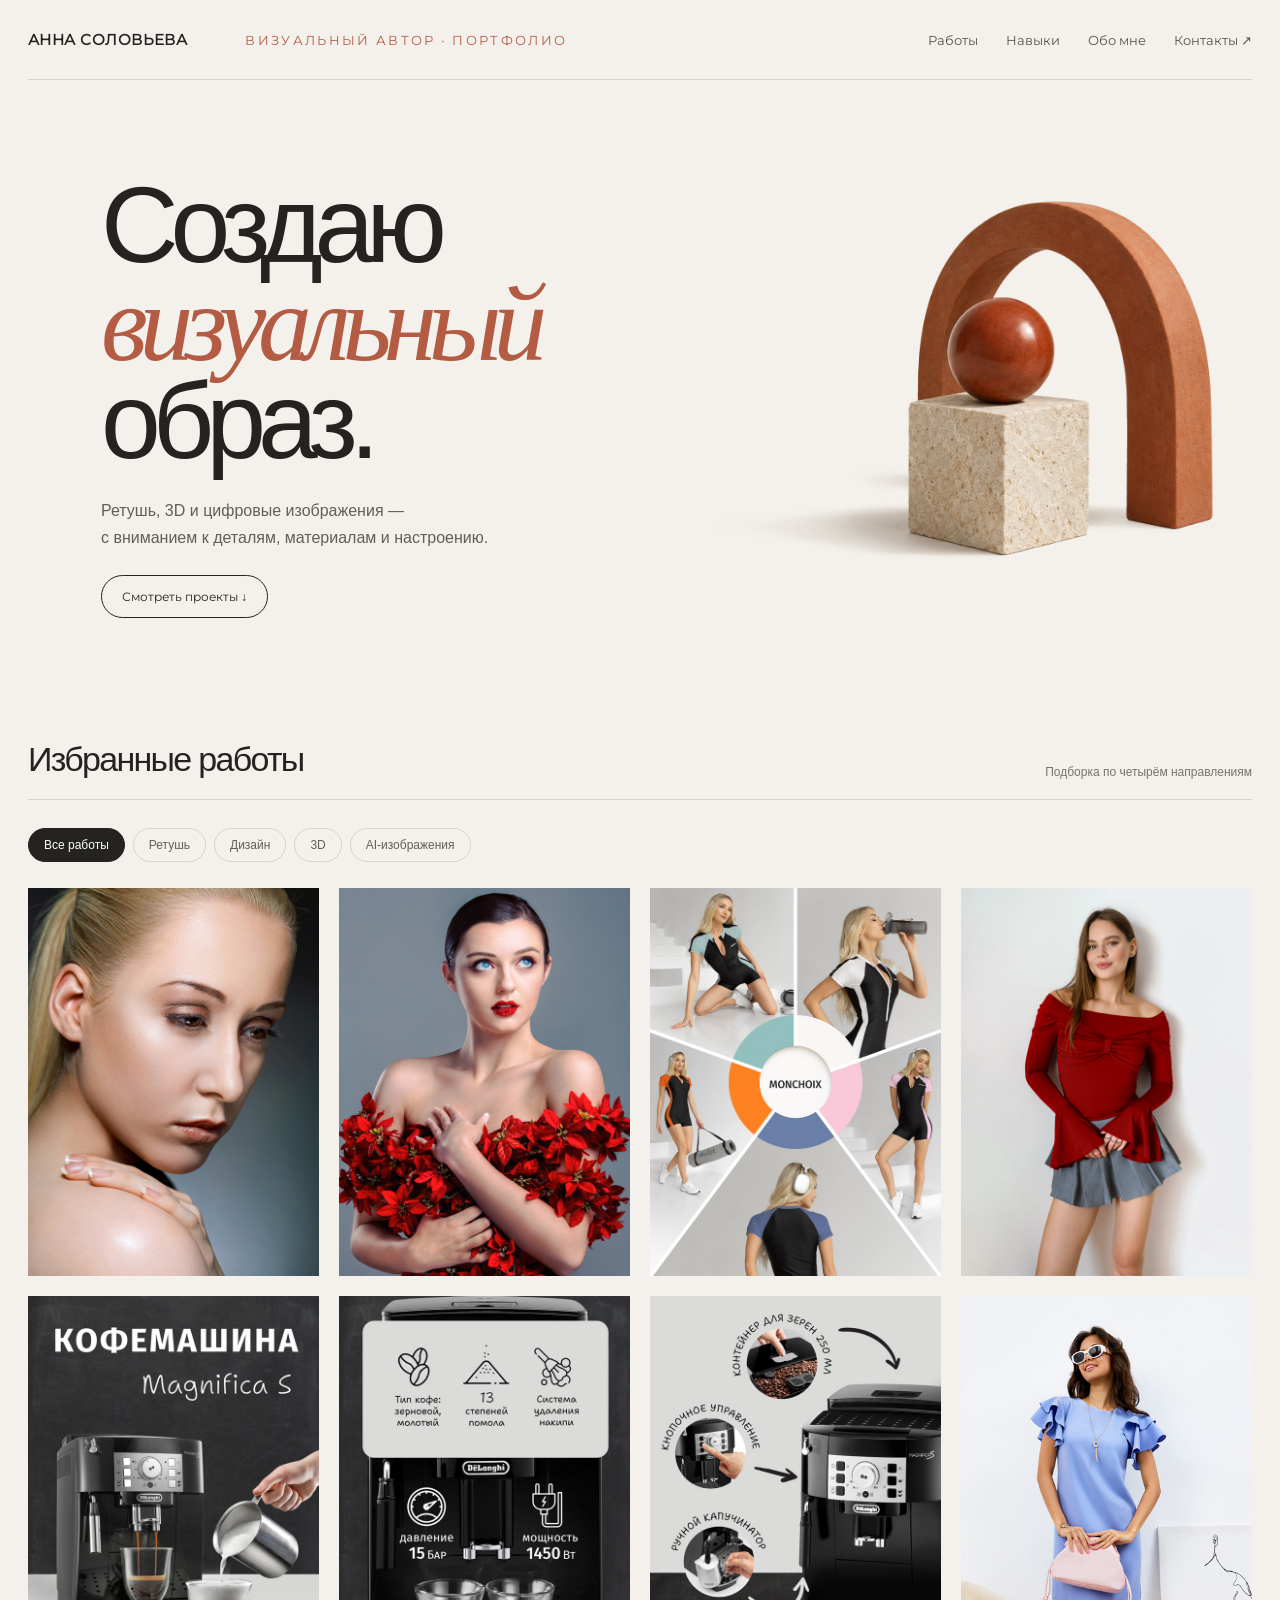
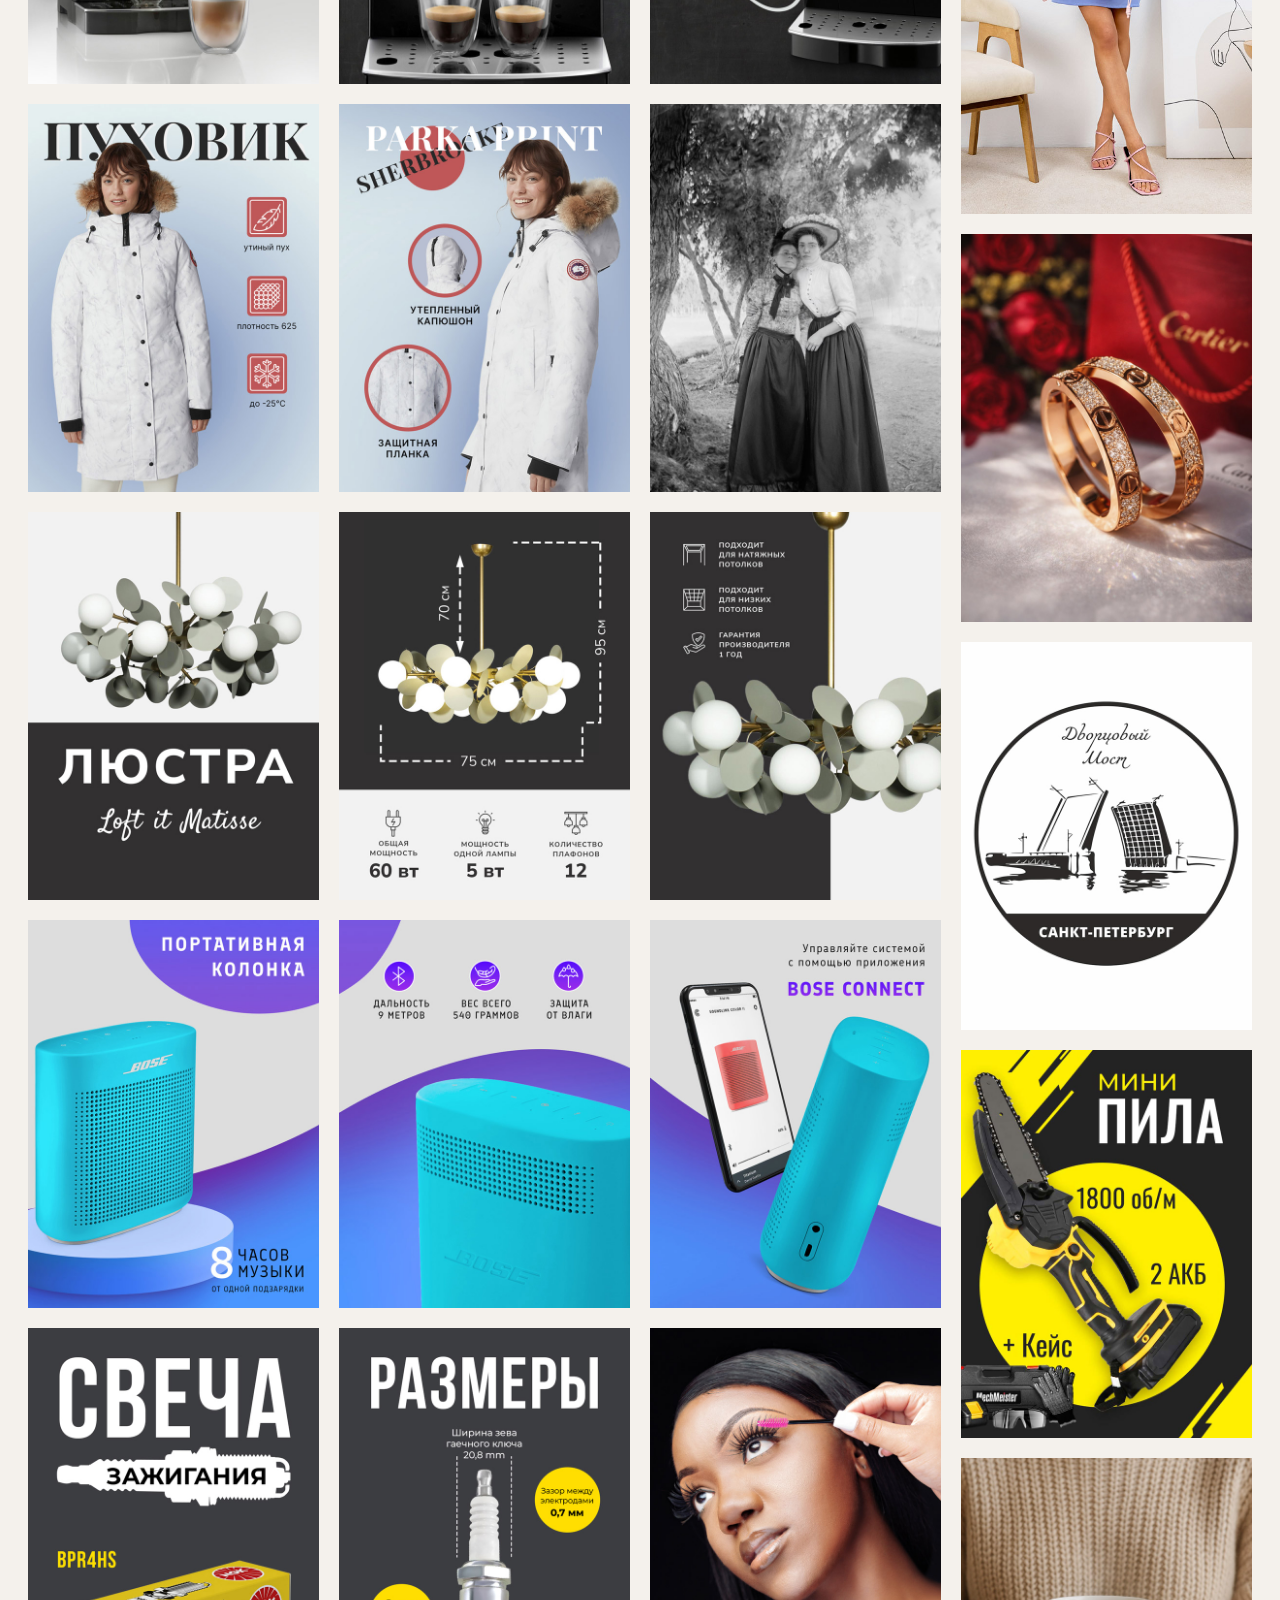
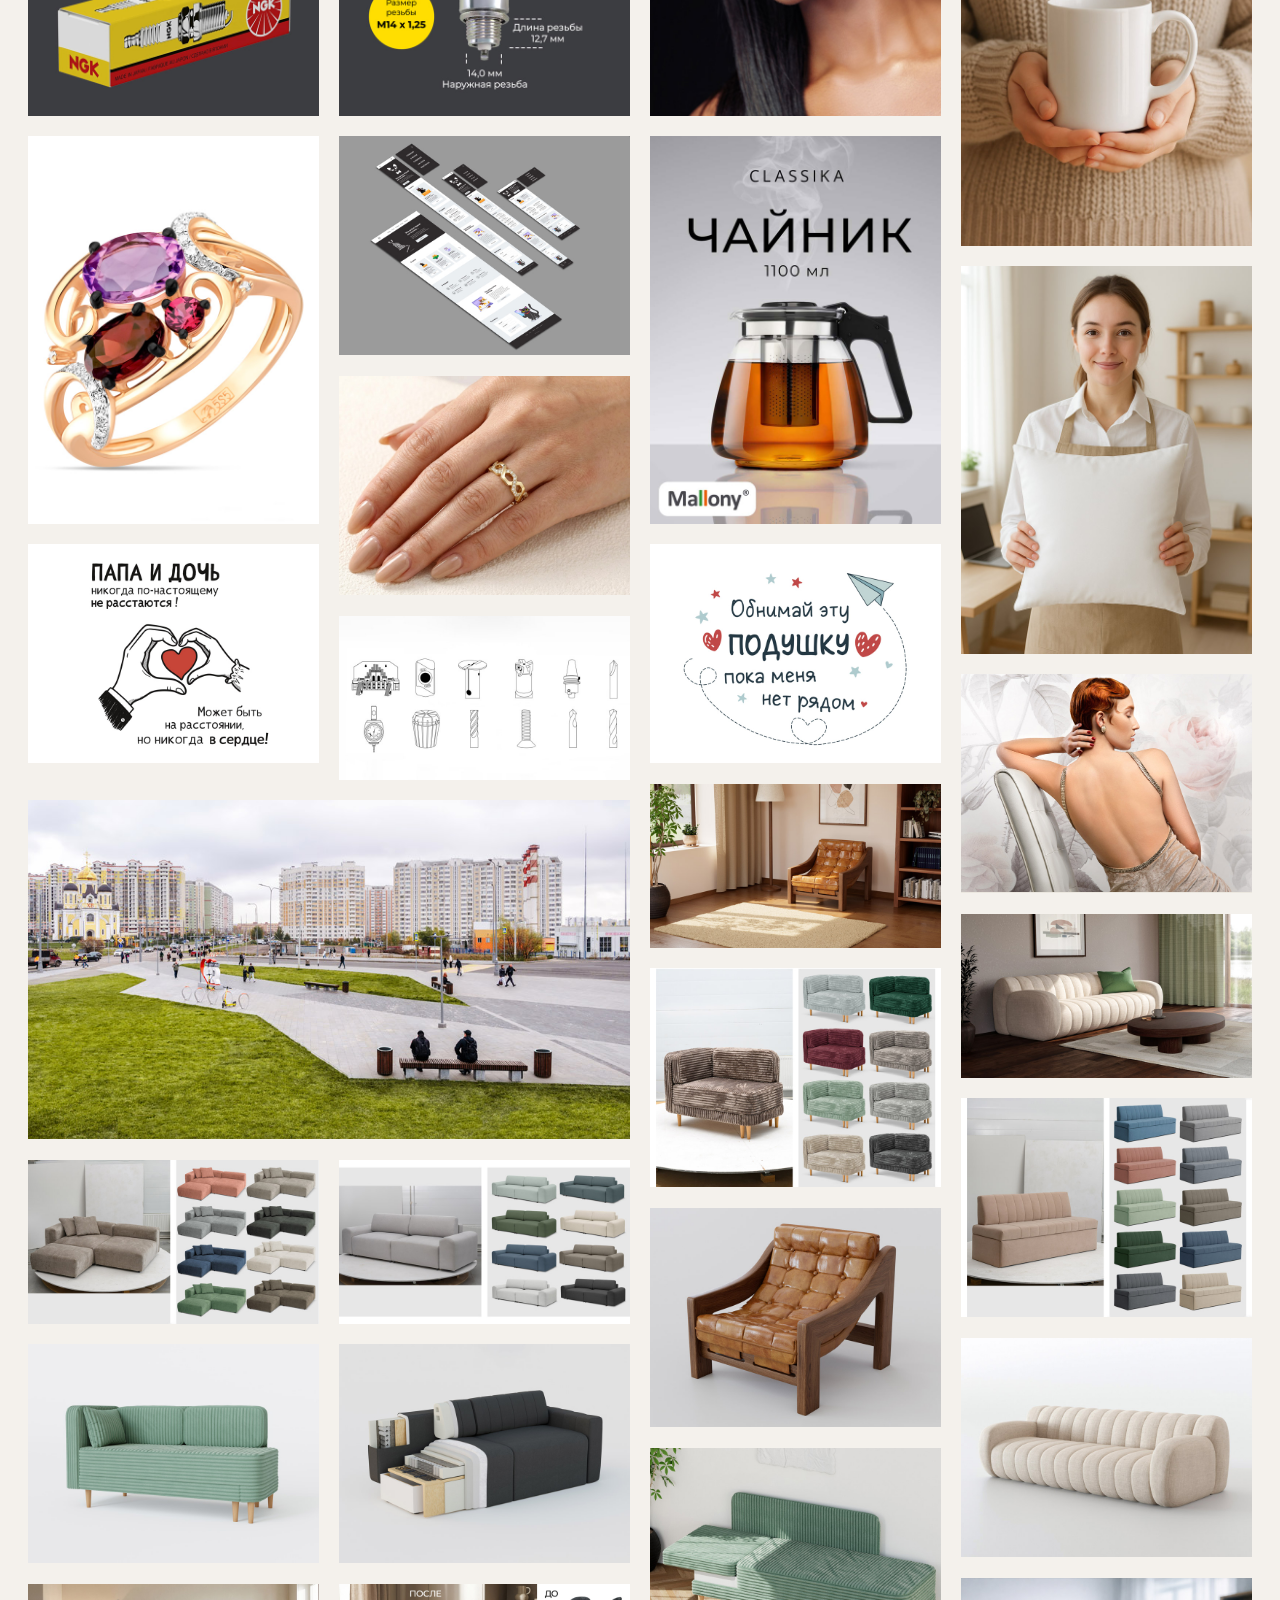
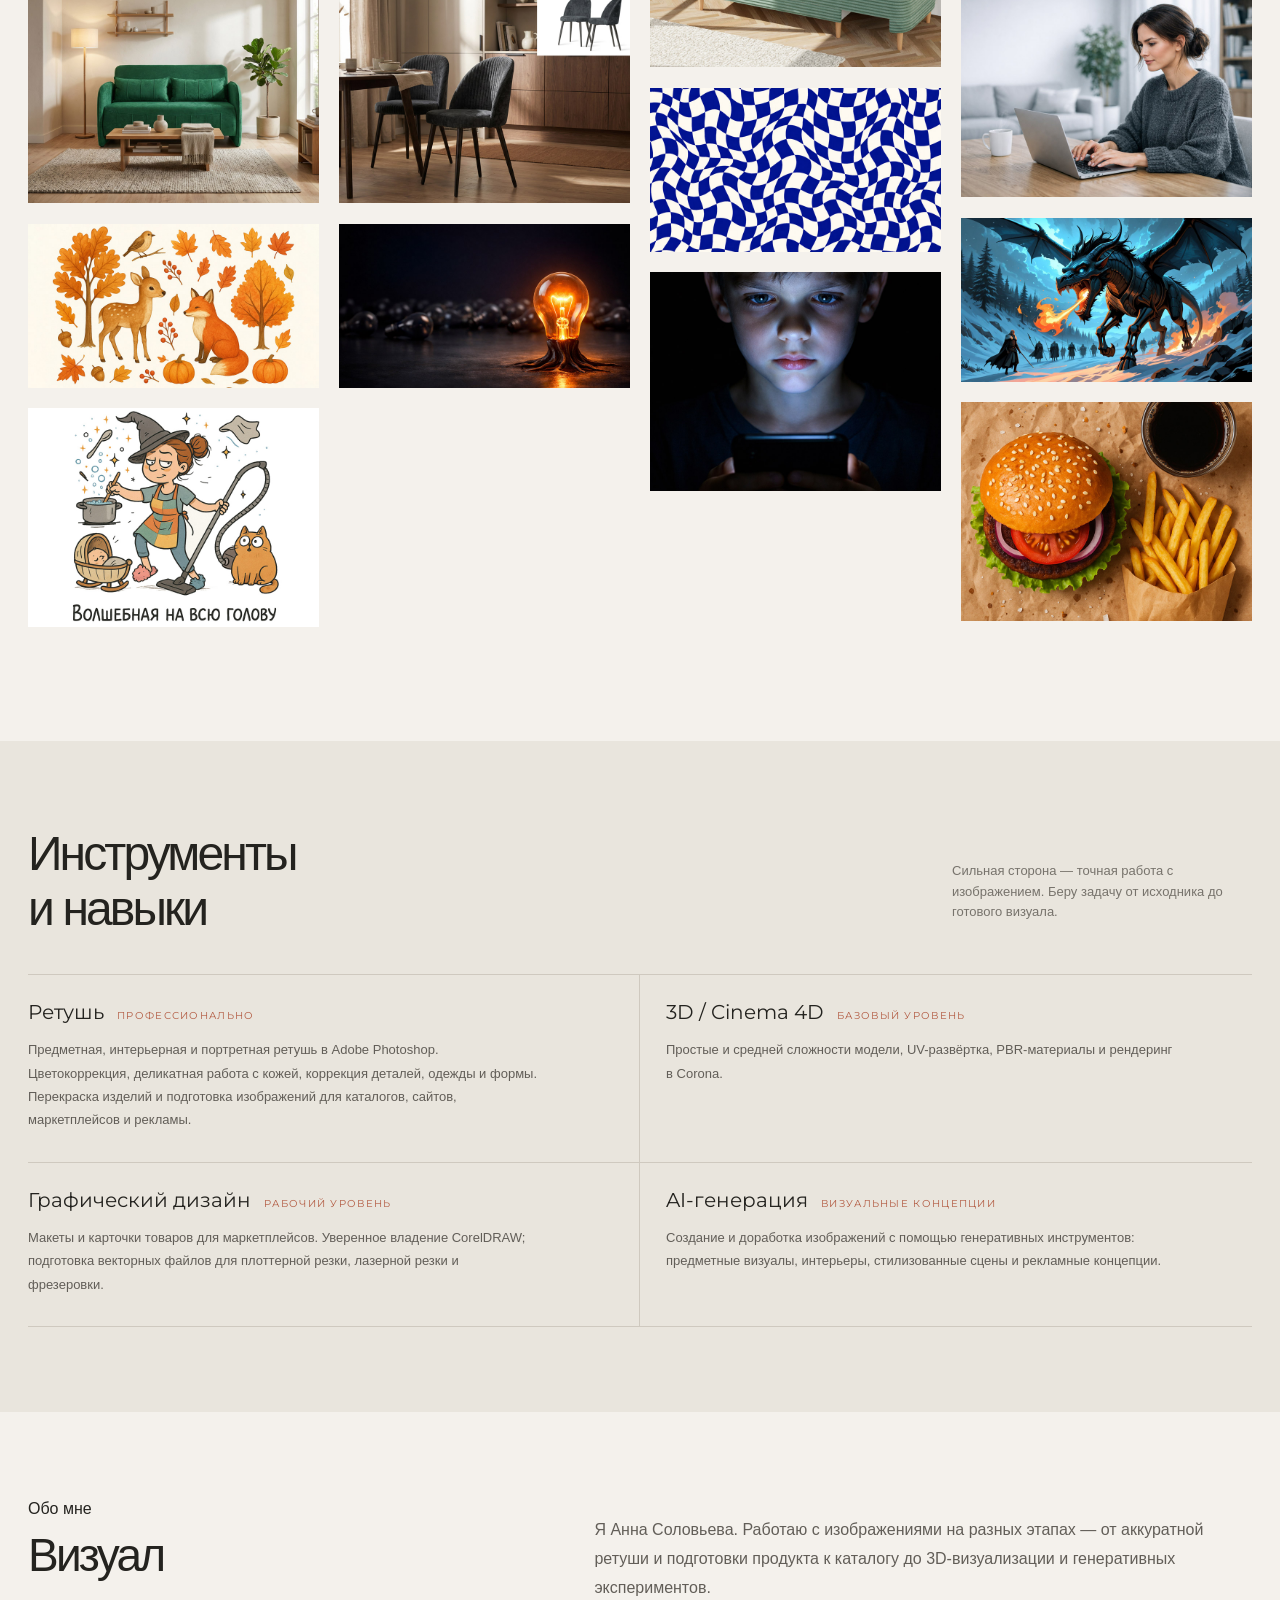
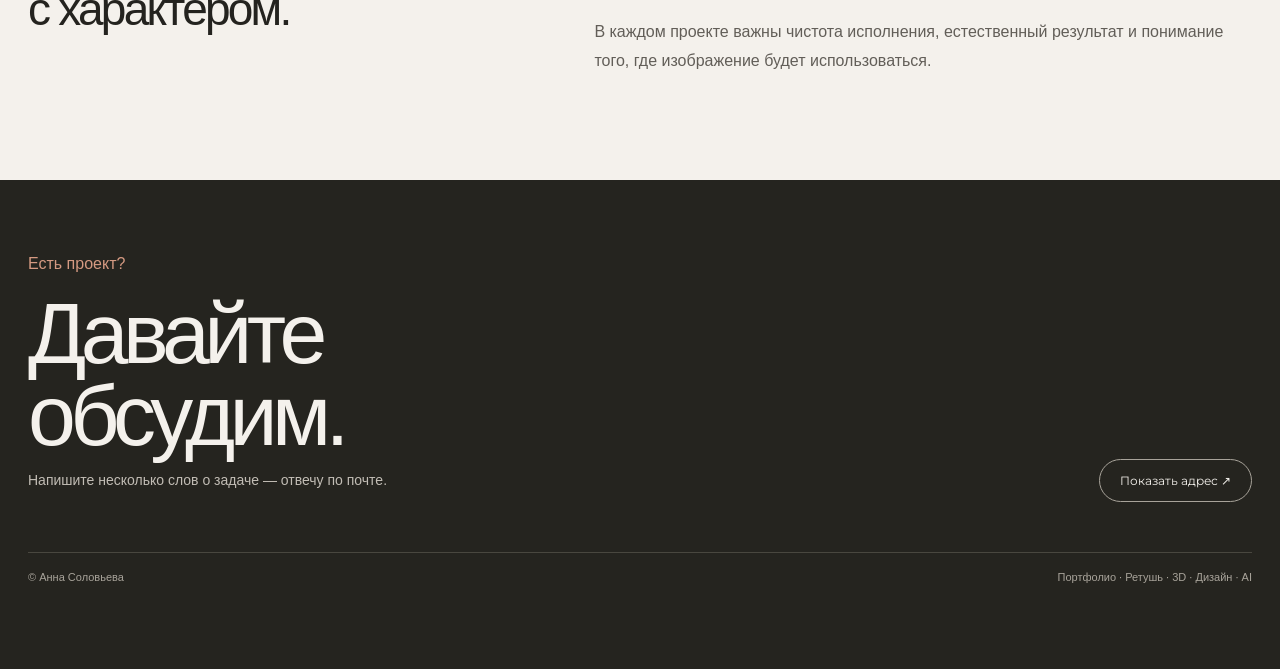
<file: index.html>
<!doctype html>
<html lang="ru">
  <head>
    <meta charset="utf-8" />
    <meta name="viewport" content="width=device-width, initial-scale=1" />
    <meta
      name="description"
      content="Портфолио Анны Соловьевой: ретушь, визуальный дизайн, 3D и AI-генерация изображений."
    />
    <meta name="theme-color" content="#f4f1ec" />
    <title>Анна Соловьева — визуальный автор</title>
    <link rel="stylesheet" href="style.css" />
    <link rel="stylesheet" href="font.css" />
    <link rel="icon" type="image/png" href="assets/img/favicon.png" />
  </head>
  <body>
    <header class="wrap top">
      <div class="brand-line">
        <a class="brand" href="#top">АННА СОЛОВЬЕВА</a>
        <span class="header-kicker">ВИЗУАЛЬНЫЙ АВТОР · ПОРТФОЛИО</span>
      </div>
      <button
        class="menu-toggle"
        type="button"
        aria-label="Открыть меню"
        aria-expanded="false"
        aria-controls="site-nav"
      >
        <span></span><span></span><span></span>
      </button>
      <nav class="nav" id="site-nav" aria-label="Основная навигация">
        <div class="mobile-nav-head">
          <span class="mobile-nav-label">НАВИГАЦИЯ</span>
          <button class="nav-close" type="button" aria-label="Закрыть меню">
            ×
          </button>
        </div>
        <a href="#works">Работы</a><a href="#skills">Навыки</a
        ><a href="#about">Обо мне</a><a href="#contact">Контакты ↗</a>
        <div class="mobile-nav-foot">АННА СОЛОВЬЕВА · ПОРТФОЛИО</div>
      </nav>
    </header>
    <main id="top">
      <section class="wrap hero wall">
        <div class="hero-copy">
          <h1>Создаю<br /><span>визуальный</span><br />образ.</h1>
          <p class="intro">
            Ретушь, 3D и цифровые изображения — <br />с вниманием к деталям,
            материалам и настроению.
          </p>
          <a class="pill" href="#works">Смотреть проекты ↓</a>
        </div>
      </section>
      <section class="wrap section" id="works">
        <div class="section-head">
          <h2>Избранные работы</h2>
          <p>Подборка по четырём направлениям</p>
        </div>
        <div class="filters">
          <button class="filter active" data-filter="all">Все работы</button
          ><button class="filter" data-filter="retouch">Ретушь</button
          ><button class="filter" data-filter="design">Дизайн</button
          ><button class="filter" data-filter="3d">3D</button
          ><button class="filter" data-filter="ai">AI-изображения</button>
        </div>
        <div class="grid" id="gallery"></div>
      </section>
      <section class="skills" id="skills">
        <div class="wrap">
          <div class="skills-title">
            <h2>Инструменты<br />и навыки</h2>
            <p>
              Сильная сторона — точная работа с изображением. Беру задачу от
              исходника до готового визуала.
            </p>
          </div>
          <div class="skill-grid">
            <article class="skill">
              <h3>Ретушь <span class="level">Профессионально</span></h3>
              <p>
                Предметная, интерьерная и портретная ретушь в Adobe Photoshop.
                Цветокоррекция, деликатная работа с кожей, коррекция деталей,
                одежды и формы. Перекраска изделий и подготовка изображений для
                каталогов, сайтов, маркетплейсов и рекламы.
              </p>
            </article>
            <article class="skill">
              <h3>3D / Cinema 4D <span class="level">Базовый уровень</span></h3>
              <p>
                Простые и средней сложности модели, UV-развёртка, PBR-материалы
                и рендеринг в Corona.
              </p>
            </article>
            <article class="skill">
              <h3>
                Графический дизайн <span class="level">Рабочий уровень</span>
              </h3>
              <p>
                Макеты и карточки товаров для маркетплейсов. Уверенное владение
                CorelDRAW; подготовка векторных файлов для плоттерной резки,
                лазерной резки и фрезеровки.
              </p>
            </article>
            <article class="skill">
              <h3>
                AI-генерация <span class="level">Визуальные концепции</span>
              </h3>
              <p>
                Создание и доработка изображений с помощью генеративных
                инструментов: предметные визуалы, интерьеры, стилизованные сцены
                и рекламные концепции.
              </p>
            </article>
          </div>
        </div>
      </section>
      <section class="wrap about" id="about">
        <div>
          <div class="eyebrow">Обо мне</div>
          <h2>Визуал<br />с характером.</h2>
        </div>
        <div class="about-copy">
          <p>
            Я Анна Соловьева. Работаю с изображениями на разных этапах — от
            аккуратной ретуши и подготовки продукта к каталогу до
            3D-визуализации и генеративных экспериментов.
          </p>
          <p>
            В каждом проекте важны чистота исполнения, естественный результат и
            понимание того, где изображение будет использоваться.
          </p>
        </div>
      </section>
      <section class="contact" id="contact">
        <div class="wrap contact-inner">
          <div>
            <div class="eyebrow">Есть проект?</div>
            <h2>Давайте<br />обсудим.</h2>
            <p>Напишите несколько слов о задаче — отвечу по почте.</p>
          </div>
          <a class="pill email-text" id="emailLink" href="#">Показать адрес ↗</a>
        </div>
        <div class="wrap footer">
          <span>© Анна Соловьева</span
          ><span>Портфолио · Ретушь · 3D · Дизайн · AI</span>
        </div>
      </section>
    </main>
    <button
      class="to-top"
      type="button"
      aria-label="Вернуться наверх"
      title="Наверх"
    >
      ↑
    </button>
    <div class="modal" id="modal" aria-modal="true" role="dialog">
      <button class="close" aria-label="Закрыть">×</button
      ><button class="prev" aria-label="Предыдущее">‹</button
      ><img alt="" /><button class="next" aria-label="Следующее">›</button>
    </div>
    <script src="script.js" defer></script>
  </body>
</html>
</file>
<file: style.css>
:root {
  --bg: #f4f1ec;
  --ink: #24231f;
  --muted: #77736c;
  --line: #d8d3ca;
  --accent: #b35c43;
  --card: #ebe7df;
  --gallery-gap: 20px;
  --gallery-row-unit: 1px;
  --gallery-row-gap: 1px;
  --gallery-target-gap: 20px;
}

* {
  box-sizing: border-box;
}

html {
  scroll-behavior: smooth;
}

body {
  margin: 0;
  background: var(--bg);
  color: var(--ink);
  font-family: Arial, Helvetica, sans-serif;
}

a {
  color: inherit;
  text-decoration: none;
}

.wrap {
  width: min(1240px, calc(100% - 56px));
  margin: auto;
}

.top {
  height: 80px;
  display: flex;
  align-items: center;
  justify-content: space-between;
  border-bottom: 1px solid var(--line);
}

.brand {
  font-family: Montserrat-Regular, Arial, sans-serif;
  font-size: 15px;
  font-weight: 700;
  letter-spacing: 0.03em;
}

.wall {
  background: url(assets/img/wall4.png) no-repeat;
  background-size: 54% auto;
  background-position: right;
  padding: 0;
}

.nav {
  font-family: Montserrat-Regular, Arial, sans-serif;
  display: flex;
  gap: 28px;
  font-size: 13px;
  color: #57534d;
}

.nav a:hover,
.footer a:hover {
  color: var(--accent);
}

.menu-toggle {
  display: none;
}

.mobile-nav-head,
.mobile-nav-foot {
  display: none;
}

.brand-line {
  display: flex;
  align-items: center;
  gap: 58px;
}

.header-kicker {
  font-family: Montserrat-Regular, Arial, sans-serif;
  color: var(--accent);
  font-size: 13px;
  letter-spacing: 0.18em;
}

.hero {
  padding: 75px 0 70px;
  display: grid;
  grid-template-columns: 1.25fr 0.75fr;
  gap: 8vw;
  align-items: end;
}

.hero-copy {
  position: relative;
  z-index: 1;
  width: 65%;
  max-width: 620px;
  margin-left: clamp(0px, 5.7vw, 88px);
}

.hero h1 {
  font-size: clamp(54px, 8.4vw, 112px);
  line-height: 0.91;
  letter-spacing: -0.075em;
  font-weight: 500;
  margin: 22px 0 28px;
}

.hero h1 span {
  color: var(--accent);
  font-family: Georgia, serif;
  font-style: italic;
  font-weight: 400;
}

.intro {
  font-size: 16px;
  line-height: 1.65;
  color: #625e58;
  max-width: 500px;
  margin-bottom: 24px;
}

.hero-aside {
  padding-bottom: 5px;
}

.hero-aside p {
  font-size: 13px;
  line-height: 1.7;
  color: var(--muted);
  max-width: 300px;
  margin: 0 0 22px;
}

.pill {
  font-family: Montserrat-Regular, Arial, sans-serif;
  display: inline-flex;
  border: 1px solid var(--ink);
  border-radius: 50px;
  padding: 13px 20px;
  font-size: 12px;
  transition: 0.2s;
}

.pill:hover {
  background: var(--ink);
  color: var(--bg);
}

.section {
  padding: 52px 0 94px;
}

.section-head {
  display: flex;
  justify-content: space-between;
  align-items: end;
  border-bottom: 1px solid var(--line);
  padding-bottom: 20px;
  margin-bottom: 28px;
}

.section-head h2 {
  margin: 0;
  font-size: 34px;
  letter-spacing: -0.05em;
  font-weight: 500;
}

.section-head p {
  margin: 0;
  font-size: 12px;
  color: var(--muted);
}

.filters {
  display: flex;
  gap: 8px;
  flex-wrap: wrap;
  margin-bottom: 26px;
}

.filter {
  font-family: Montserrat-Regular, Arial, sans-serif;
  background: none;
  border: 1px solid var(--line);
  border-radius: 30px;
  padding: 9px 15px;
  color: #625e58;
  font: inherit;
  font-size: 12px;
  cursor: pointer;
}

.filter.active,
.filter:hover {
  background: var(--ink);
  border-color: var(--ink);
  color: white;
}

/* Плотная мозаика */
.grid {
  display: grid;
  grid-template-columns: repeat(12, minmax(0, 1fr));
  grid-auto-rows: var(--gallery-row-unit);
  grid-auto-flow: row dense;
  column-gap: var(--gallery-gap);
  row-gap: var(--gallery-row-gap);
  align-items: start;
}

.item,
.gallery-group {
  min-width: 0;
  min-height: 0;
}

.item {
  display: block;
  grid-column: span 3;
  grid-row-end: span 1;
  margin: 0;
  cursor: pointer;
}

.item.grid-single {
  grid-column: span 3;
}

.item.featured-work {
  grid-column: span 6;
}

.gallery-group {
  display: grid;
  grid-column: span var(--group-span, 6);
  grid-template-columns: repeat(var(--group-columns, 2), minmax(0, 1fr));
  grid-row-end: span 1;
  gap: var(--gallery-gap);
}

.gallery-group > .item {
  grid-column: auto;
  grid-row-end: auto;
}

.photo {
  width: 100%;
  overflow: hidden;
  position: relative;
  background: var(--card);
  aspect-ratio: var(--image-ratio, 4 / 3);
}

.photo img {
  display: block;
  width: 100%;
  height: 100%;
  object-fit: contain;
  transition: transform 0.55s cubic-bezier(0.2, 0.7, 0.2, 1);
}

.item:hover .photo img {
  transform: scale(1.035);
}

.skills {
  background: #e9e5dd;
  padding: 85px 0;
}

.skills-title {
  display: flex;
  justify-content: space-between;
  align-items: end;
  margin-bottom: 38px;
}

.skills-title h2 {
  font-size: 48px;
  letter-spacing: -0.06em;
  font-weight: 500;
  margin: 0;
}

.skills-title p {
  max-width: 300px;
  font-size: 13px;
  line-height: 1.6;
  color: var(--muted);
}

.skill-grid {
  display: grid;
  grid-template-columns: repeat(2, 1fr);
  border-top: 1px solid #cfc9bf;
}

.skill {
  padding: 25px 26px 30px 0;
  border-bottom: 1px solid #cfc9bf;
}

.skill:nth-child(odd) {
  border-right: 1px solid #cfc9bf;
}

.skill:nth-child(even) {
  padding-left: 26px;
}

.skill h3 {
  font-family: Montserrat-Regular, Arial, sans-serif;
  font-size: 20px;
  font-weight: 500;
  margin: 0 0 14px;
}

.level {
  font-family: Montserrat-Regular, Arial, sans-serif;
  font-size: 10px;
  letter-spacing: 0.13em;
  text-transform: uppercase;
  color: var(--accent);
  margin-left: 8px;
}

.skill p {
  font-size: 13px;
  line-height: 1.8;
  color: #625e58;
  margin: 0;
  max-width: 510px;
}

.about {
  padding: 88px 0;
  display: grid;
  grid-template-columns: 0.8fr 1.2fr;
  gap: 10vw;
}

.about h2 {
  font-size: 46px;
  letter-spacing: -0.06em;
  font-weight: 500;
  margin: 10px 0;
}

.about-copy {
  font-size: 16px;
  line-height: 1.8;
  color: #625e58;
  max-width: 660px;
}

.contact {
  background: #25241f;
  color: #f4f1ec;
  padding: 75px 0 68px;
}

.contact-inner {
  display: flex;
  justify-content: space-between;
  align-items: end;
  gap: 30px;
}

.contact h2 {
  font-size: clamp(42px, 7vw, 86px);
  line-height: 0.95;
  letter-spacing: -0.065em;
  font-weight: 500;
  margin: 20px 0 16px;
}

.contact .eyebrow {
  color: #d59a82;
}

.contact p {
  color: #c2bdb5;
  font-size: 14px;
}

.contact .pill {
  border-color: #a8a39a;
}

.contact .pill:hover {
  background: #f4f1ec;
  color: #25241f;
}

.footer {
  padding: 18px 0;
  display: flex;
  justify-content: space-between;
  font-size: 11px;
  color: #a8a39a;
  border-top: 1px solid #49473f;
  margin-top: 50px;
}

/* Лайтбокс */
.modal {
  position: fixed;
  inset: 0;
  z-index: 10;
  display: none;
  align-items: center;
  justify-content: center;
  overflow: hidden;
  padding: 5vw;
  background: rgba(15, 15, 14, 0.94);
}

.modal.open {
  display: flex;
}

.modal-viewport {
  position: relative;
  display: flex;
  align-items: center;
  justify-content: center;
  width: 90vw;
  height: 85vh;
  overflow: auto;
  overscroll-behavior: contain;
}

.modal-image {
  display: block;
  flex: none;
  width: auto;
  height: auto;
  max-width: 90vw;
  max-height: 85vh;
  object-fit: contain;
  opacity: 1;
  transition: opacity 0.15s ease;
}

.modal-image.is-loading {
  opacity: 0;
}

.modal.is-zoomed {
  padding: 0;
}

.modal.is-zoomed .modal-viewport {
  width: 100vw;
  height: 100vh;
  align-items: safe center;
  justify-content: safe center;
  max-width: none;
  max-height: none;
}

.modal.is-zoomed .modal-image {
  max-width: none;
  max-height: none;
  cursor: grab;
  user-select: none;
  -webkit-user-drag: none;
}

.modal.is-zoomed .modal-viewport.is-dragging .modal-image {
  cursor: grabbing;
}

/* Панель масштаба и сравнения */
.lightbox-toolbar {
  position: absolute;
  z-index: 13;
  left: 50%;
  bottom: max(22px, env(safe-area-inset-bottom));
  transform: translateX(-50%);
  display: flex;
  align-items: center;
  justify-content: center;
  gap: 10px;
  max-width: calc(100vw - 24px);
  padding: 6px;
  border: 1px solid rgba(244, 241, 236, 0.35);
  border-radius: 999px;
  background: rgba(36, 35, 31, 0.9);
  backdrop-filter: blur(10px);
}

.zoom-controls,
.compare-controls {
  display: flex;
  align-items: center;
  gap: 3px;
}

.compare-controls[hidden] {
  display: none;
}

.lightbox-toolbar button {
  min-height: 40px;
  padding: 8px 14px;
  border: 0;
  border-radius: 999px;
  background: transparent;
  color: #f4f1ec;
  font: 12px Montserrat-Regular, Arial, sans-serif;
  cursor: pointer;
  white-space: nowrap;
}

.lightbox-toolbar button:hover:not(:disabled),
.lightbox-toolbar button[aria-pressed="true"] {
  background: #f4f1ec;
  color: #24231f;
}

.lightbox-toolbar button:disabled {
  opacity: 0.45;
  cursor: default;
}

/* Индикатор загрузки */
.image-loading {
  position: fixed;
  z-index: 12;
  inset: 0;
  display: flex;
  align-items: center;
  justify-content: center;
  padding: 20px;
  background: rgba(15, 15, 14, 0.48);
  pointer-events: none;
}

.image-loading[hidden] {
  display: none;
}

.image-loading-card {
  width: min(320px, 90%);
  padding: 18px 20px;
  border: 1px solid rgba(244, 241, 236, 0.28);
  border-radius: 14px;
  background: rgba(36, 35, 31, 0.92);
  color: #f4f1ec;
  text-align: center;
}

.image-loading-text {
  margin: 0 0 14px;
  font-size: 13px;
  line-height: 1.5;
}

.loading-track {
  height: 4px;
  overflow: hidden;
  border-radius: 999px;
  background: rgba(244, 241, 236, 0.2);
}

.loading-indicator {
  width: 35%;
  height: 100%;
  border-radius: inherit;
  background: #d59a82;
  animation: loading-slide 1.2s ease-in-out infinite;
}

@keyframes loading-slide {
  from {
    transform: translateX(-120%);
  }

  to {
    transform: translateX(320%);
  }
}

.close,
.prev,
.next {
  position: absolute;
  z-index: 14;
  border: 0;
  padding: 15px;
  background: none;
  color: white;
  font-size: 30px;
  cursor: pointer;
}

.close {
  top: 12px;
  right: 20px;
}

.prev {
  left: 12px;
}

.next {
  right: 12px;
}

.email-text {
  user-select: text;
  -webkit-user-select: text;
}

/* Кнопка «Наверх» */
.to-top {
  position: fixed;
  z-index: 8;
  right: 26px;
  bottom: 26px;
  width: 46px;
  height: 46px;
  border: 1px solid rgba(244, 241, 236, 0.55);
  border-radius: 50%;
  background: var(--ink);
  color: var(--bg);
  font:
    24px/1 Arial,
    sans-serif;
  cursor: pointer;
  opacity: 0;
  visibility: hidden;
  pointer-events: none;
  transform: translateY(8px);
  transition:
    opacity 0.2s ease,
    transform 0.2s ease,
    visibility 0.2s ease,
    background 0.2s ease;
}

.to-top.is-visible {
  opacity: 1;
  visibility: visible;
  pointer-events: auto;
  transform: translateY(0);
}

.to-top:hover {
  background: var(--accent);
}

@media (max-width: 760px) {
  :root {
    --gallery-gap: 16px;
    --gallery-row-unit: 1px;
    --gallery-row-gap: 1px;
    --gallery-target-gap: 16px;
  }

  .wrap {
    width: calc(100% - 36px);
  }

  .top {
    height: 66px;
  }

  .nav {
    gap: 14px;
  }

  .nav a:first-child {
    display: none;
  }

  .wall {
    background-size: 90% auto;
    background-position: right bottom;
  }

  .hero {
    padding: 75px 0 48px;
    padding-bottom: clamp(190px, 55vw, 230px);
    grid-template-columns: 1fr;
    gap: 22px;
  }

  .hero-copy {
    width: 100%;
    max-width: none;
    margin-left: 0;
  }

  .hero h1 {
    font-size: clamp(60px, 17vw, 100px);
    margin: 20px 0 28px;
  }

  .hero-aside {
    display: flex;
    min-width: 0;
    justify-content: space-between;
    align-items: end;
    gap: 15px;
  }

  .hero-aside p {
    flex: 1 1 auto;
    max-width: 230px;
  }

  .hero-aside .pill {
    flex: 0 0 auto;
    white-space: nowrap;
  }

  .grid {
    grid-template-columns: repeat(6, minmax(0, 1fr));
  }

  .item,
  .item.grid-single {
    grid-column: span 3;
  }

  .item.featured-work {
    grid-column: span 6;
  }

  .gallery-group {
    grid-column: span 6;
    grid-template-columns: repeat(2, minmax(0, 1fr));
  }

  .section {
    padding-bottom: 65px;
  }

  .section-head h2 {
    font-size: 29px;
  }

  .skills {
    padding: 60px 0;
  }

  .skills-title {
    display: block;
  }

  .skills-title h2 {
    font-size: 40px;
  }

  .skills-title p {
    margin: 12px 0 0;
  }

  .about {
    padding: 65px 0;
    grid-template-columns: 1fr;
    gap: 10px;
  }

  .about h2 {
    font-size: 40px;
  }

  .contact-inner {
    align-items: start;
    flex-direction: column;
  }

  .skill {
    padding-right: 14px;
  }

  .skill:nth-child(even) {
    padding-left: 14px;
  }

  .skill h3 {
    font-size: 17px;
  }

  .skill p {
    font-size: 12px;
  }

  .footer {
    margin-top: 30px;
  }

  .top {
    position: relative;
    z-index: 5;
  }

  .top.menu-open {
    z-index: 20;
    border-bottom-color: transparent;
  }

  .menu-toggle {
    display: inline-flex;
    width: 44px;
    height: 44px;
    flex: 0 0 44px;
    padding: 11px 9px;
    border: 1px solid var(--line);
    border-radius: 50%;
    background: transparent;
    color: var(--ink);
    flex-direction: column;
    align-items: center;
    justify-content: center;
    gap: 5px;
    cursor: pointer;
  }

  .menu-toggle span {
    display: block;
    width: 18px;
    height: 1.5px;
    background: currentColor;
    transition:
      transform 0.2s ease,
      opacity 0.2s ease;
  }

  .menu-toggle.is-open span:first-child {
    transform: translateY(6.5px) rotate(45deg);
  }

  .menu-toggle.is-open span:nth-child(2) {
    opacity: 0;
  }

  .menu-toggle.is-open span:last-child {
    transform: translateY(-6.5px) rotate(-45deg);
  }

  .nav {
    display: none;
    position: fixed;
    inset: 0;
    z-index: 21;
    width: 100vw;
    height: 100vh;
    height: 100dvh;
    max-height: 100dvh;
    padding: max(22px, env(safe-area-inset-top)) 28px
      max(28px, env(safe-area-inset-bottom));
    border: 0;
    background: var(--bg);
    box-shadow: none;
    flex-direction: column;
    justify-content: flex-start;
    gap: clamp(8px, 2.5vh, 24px);
    overflow-y: auto;
  }

  .nav.is-open {
    display: flex;
  }

  .mobile-nav-head {
    display: flex;
    justify-content: space-between;
    align-items: center;
    min-height: 50px;
    margin-bottom: clamp(28px, 8vh, 70px);
  }

  .mobile-nav-label {
    font-family: Montserrat-Regular, Arial, sans-serif;
    font-size: 11px;
    letter-spacing: 0.18em;
    color: var(--accent);
  }

  .nav-close {
    width: 48px;
    height: 48px;
    border: 1px solid var(--line);
    border-radius: 50%;
    background: transparent;
    color: var(--ink);
    font:
      30px/1 Arial,
      sans-serif;
    cursor: pointer;
  }

  .nav a,
  .nav a:first-child {
    display: block;
    width: 100%;
    padding: 12px 0 16px;
    border-bottom: 1px solid var(--line);
    font-family: "Cormorant Garamond", Georgia, serif;
    font-size: clamp(38px, 10vw, 58px);
    line-height: 1;
    color: var(--ink);
  }

  .mobile-nav-foot {
    display: block;
    margin-top: auto;
    padding-top: 34px;
    font-family: Montserrat-Regular, Arial, sans-serif;
    font-size: 10px;
    letter-spacing: 0.14em;
    color: var(--muted);
  }

  .to-top {
    right: 18px;
    bottom: 18px;
  }
}

@media (max-width: 430px) {
  :root {
    --gallery-gap: 16px;
    --gallery-row-unit: 1px;
    --gallery-row-gap: 1px;
    --gallery-target-gap: 16px;
  }

  .hero-aside {
    flex-direction: column;
    align-items: flex-start;
  }

  .grid {
    grid-template-columns: repeat(3, minmax(0, 1fr));
  }

  .item,
  .item.grid-single,
  .item.featured-work {
    grid-column: span 3;
  }

  .gallery-group {
    grid-column: span 3;
    grid-template-columns: 1fr;
  }

  .lightbox-toolbar {
    bottom: max(12px, env(safe-area-inset-bottom));
    gap: 5px;
    padding: 4px;
  }

  .lightbox-toolbar button {
    min-height: 38px;
    padding: 8px 11px;
    font-size: 11px;
  }

  .image-loading-card {
    padding: 15px;
  }

  .nav {
    font-size: 11px;
    gap: 10px;
  }

  .skill-grid {
    grid-template-columns: 1fr;
  }

  .skill:nth-child(odd) {
    border-right: 0;
  }

  .skill:nth-child(even) {
    padding-left: 0;
  }
}

@media (prefers-reduced-motion: reduce) {
  .to-top,
  .menu-toggle span,
  .loading-indicator {
    transition: none;
    animation-duration: 2.5s;
  }
}
</file>
<file: font.css>
@font-face {
	font-family: 'Montserrat-Thin';
	src: url('/assets/fonts/montserrat/Montserrat-Thin.woff2') format('woff2'),
	url('/assets/fonts/montserrat/Montserrat-Thin.woff') format('woff'),
	url('/assets/fonts/montserrat/Montserrat-Thin.ttf') format('truetype');
	font-weight: 100;
	font-style: normal;
}
@font-face {
	font-family: 'Montserrat-ThinItalic';
	src: url('/assets/fonts/montserrat/Montserrat-ThinItalic.woff2') format('woff2'),
	url('/assets/fonts/montserrat/Montserrat-ThinItalic.woff') format('woff'),
	url('/assets/fonts/montserrat/Montserrat-ThinItalic.ttf') format('truetype');
	font-weight: 100;
	font-style: italic;
}
@font-face {
	font-family: 'Montserrat-ExtraLight';
	src: url('/assets/fonts/montserrat/Montserrat-ExtraLight.woff2') format('woff2'),
	url('/assets/fonts/montserrat/Montserrat-ExtraLight.woff') format('woff'),
	url('/assets/fonts/montserrat/Montserrat-ExtraLight.ttf') format('truetype');
	font-weight: 200;
	font-style: normal;
}
@font-face {
	font-family: 'Montserrat-ExtraLightItalic';
	src: url('/assets/fonts/montserrat/Montserrat-ExtraLightItalic.woff2') format('woff2'),
	url('/assets/fonts/montserrat/Montserrat-ExtraLightItalic.woff') format('woff'),
	url('/assets/fonts/montserrat/Montserrat-ExtraLightItalic.ttf') format('truetype');
	font-weight: 200;
	font-style: italic;
}
@font-face {
	font-family: 'Montserrat-Light';
	src: url('/assets/fonts/montserrat/Montserrat-Light.woff2') format('woff2'),
	url('/assets/fonts/montserrat/Montserrat-Light.woff') format('woff'),
	url('/assets/fonts/montserrat/Montserrat-Light.ttf') format('truetype');
	font-weight: 300;
	font-style: normal;
}
@font-face {
	font-family: 'Montserrat-LightItalic';
	src: url('/assets/fonts/montserrat/Montserrat-LightItalic.woff2') format('woff2'),
	url('/assets/fonts/montserrat/Montserrat-LightItalic.woff') format('woff'),
	url('/assets/fonts/montserrat/Montserrat-LightItalic.ttf') format('truetype');
	font-weight: 300;
	font-style: italic;
}
@font-face {
	font-family: 'Montserrat-Regular';
	src: url('/assets/fonts/montserrat/Montserrat-Regular.woff2') format('woff2'),
	url('/assets/fonts/montserrat/Montserrat-Regular.woff') format('woff'),
	url('/assets/fonts/montserrat/Montserrat-Regular.ttf') format('truetype');
	font-weight: 400;
	font-style: normal;
}
@font-face {
	font-family: 'Montserrat-Italic';
	src: url('/assets/fonts/montserrat/Montserrat-Italic.woff2') format('woff2'),
	url('/assets/fonts/montserrat/Montserrat-Italic.woff') format('woff'),
	url('/assets/fonts/montserrat/Montserrat-Italic.ttf') format('truetype');
	font-weight: 400;
	font-style: italic;
}
@font-face {
	font-family: 'Montserrat-Medium';
	src: url('/assets/fonts/montserrat/Montserrat-Medium.woff2') format('woff2'),
	url('/assets/fonts/montserrat/Montserrat-Medium.woff') format('woff'),
	url('/assets/fonts/montserrat/Montserrat-Medium.ttf') format('truetype');
	font-weight: 500;
	font-style: normal;
}
@font-face {
	font-family: 'Montserrat-MediumItalic';
	src: url('/assets/fonts/montserrat/Montserrat-MediumItalic.woff2') format('woff2'),
	url('/assets/fonts/montserrat/Montserrat-MediumItalic.woff') format('woff'),
	url('/assets/fonts/montserrat/Montserrat-MediumItalic.ttf') format('truetype');
	font-weight: 500;
	font-style: italic;
}
@font-face {
	font-family: 'Montserrat-SemiBold';
	src: url('/assets/fonts/montserrat/Montserrat-SemiBold.woff2') format('woff2'),
	url('/assets/fonts/montserrat/Montserrat-SemiBold.woff') format('woff'),
	url('/assets/fonts/montserrat/Montserrat-SemiBold.ttf') format('truetype');
	font-weight: 600;
	font-style: normal;
}
@font-face {
	font-family: 'Montserrat-SemiBoldItalic';
	src: url('/assets/fonts/montserrat/Montserrat-SemiBoldItalic.woff2') format('woff2'),
	url('/assets/fonts/montserrat/Montserrat-SemiBoldItalic.woff') format('woff'),
	url('/assets/fonts/montserrat/Montserrat-SemiBoldItalic.ttf') format('truetype');
	font-weight: 600;
	font-style: italic;
}
@font-face {
	font-family: 'Montserrat-Bold';
	src: url('/assets/fonts/montserrat/Montserrat-Bold.woff2') format('woff2'),
	url('/assets/fonts/montserrat/Montserrat-Bold.woff') format('woff'),
	url('/assets/fonts/montserrat/Montserrat-Bold.ttf') format('truetype');
	font-weight: 700;
	font-style: normal;
}
@font-face {
	font-family: 'Montserrat-BoldItalic';
	src: url('/assets/fonts/montserrat/Montserrat-BoldItalic.woff2') format('woff2'),
	url('/assets/fonts/montserrat/Montserrat-BoldItalic.woff') format('woff'),
	url('/assets/fonts/montserrat/Montserrat-BoldItalic.ttf') format('truetype');
	font-weight: 700;
	font-style: italic;
}
@font-face {
	font-family: 'Montserrat-ExtraBold';
	src: url('/assets/fonts/montserrat/Montserrat-ExtraBold.woff2') format('woff2'),
	url('/assets/fonts/montserrat/Montserrat-ExtraBold.woff') format('woff'),
	url('/assets/fonts/montserrat/Montserrat-ExtraBold.ttf') format('truetype');
	font-weight: 800;
	font-style: normal;
}
@font-face {
	font-family: 'Montserrat-ExtraBoldItalic';
	src: url('/assets/fonts/montserrat/Montserrat-ExtraBoldItalic.woff2') format('woff2'),
	url('/assets/fonts/montserrat/Montserrat-ExtraBoldItalic.woff') format('woff'),
	url('/assets/fonts/montserrat/Montserrat-ExtraBoldItalic.ttf') format('truetype');
	font-weight: 800;
	font-style: italic;
}
@font-face {
	font-family: 'Montserrat-Black';
	src: url('/assets/fonts/montserrat/Montserrat-Black.woff2') format('woff2'),
	url('/assets/fonts/montserrat/Montserrat-Black.woff') format('woff'),
	url('/assets/fonts/montserrat/Montserrat-Black.ttf') format('truetype');
	font-weight: 900;
	font-style: normal;
}
@font-face {
	font-family: 'Montserrat-BlackItalic';
	src: url('/assets/fonts/montserrat/Montserrat-BlackItalic.woff2') format('woff2'),
	url('/assets/fonts/montserrat/Montserrat-BlackItalic.woff') format('woff'),
	url('/assets/fonts/montserrat/Montserrat-BlackItalic.ttf') format('truetype');
	font-weight: 900;
	font-style: italic;
}
</file>
